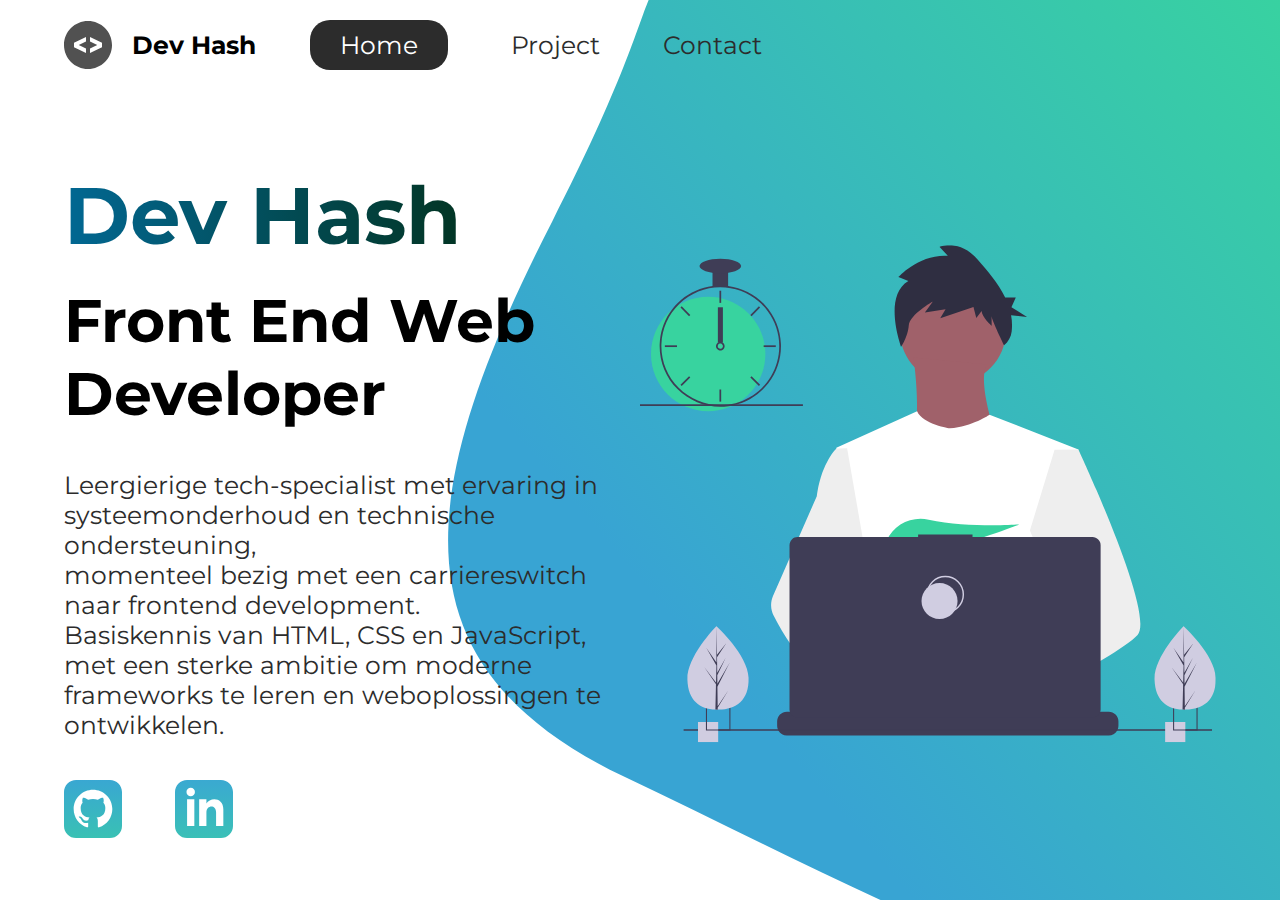
<file: index.html>
<!DOCTYPE html>
<html lang="en">
    <head>
        <meta charset="UTF-8" />
        <meta name="viewport" content="width=device-width, initial-scale=1.0" />
        <meta http-equiv="X-UA-Compatible" content="ie=edge" />
        <meta
          name="description"
          content="It is frontend end web developer who specializes in html,css."
        />
        <meta name="robots" content="index,follow" />
        <link rel="preconnect" href="https://fonts.googleapis.com">
<link rel="preconnect" href="https://fonts.gstatic.com" crossorigin>
<link href="https://fonts.googleapis.com/css2?family=Montserrat:ital@0;1&display=swap" rel="stylesheet">
<link rel="preconnect" href="https://fonts.googleapis.com">
<link rel="preconnect" href="https://fonts.gstatic.com" crossorigin>
<link href="https://fonts.googleapis.com/css2?family=Montserrat:ital,wght@0,500;1,500&display=swap" rel="stylesheet">
<link rel="icon" href="./img/port.jpg">
        <link rel="stylesheet" href="./styles/style.css" />
        <title>Hashim | Web Developer</title>
      </head>
<body>
  <header class="main-head">
    <nav>
      <div class="logo">
        <img src="./icons/code.svg" alt="">
        <h1>Dev Hash</h1>
      </div>
      <ul>
        <li><a class="active" href="">Home</a></li>
        <li><a href="./Projects/">Project</a></li>
        <li><a href="./contact/">Contact</a></li>
      </ul>
    </nav>
  </header>
  <section class="intro">
    <div class="intro-text">
      <h2>Dev Hash</h2>
      <h3>Front End Web <br/> Developer</h3>
      <p>Leergierige tech-specialist met ervaring in systeemonderhoud en technische ondersteuning,
        <br> momenteel bezig met een carriereswitch naar frontend development. <br>
        Basiskennis van HTML, CSS en JavaScript, <br> met een sterke ambitie om moderne frameworks te leren en 
        weboplossingen te ontwikkelen.
      </p>
      <div class="intro-social">
        <a href="https://github.com/hashim1sharif/hashim1sharif"><img src="./icons/github.svg" alt="github-social-link"></a>
        <a href="#"><img src="./icons/linked-in.svg" alt="linkedin-social-link"></a>
      </div>
    </div>
    <div class="intro-images">
      <svg
      width="799"
      height="690"
      viewBox="0 0 799 690"
      fill="none"
      xmlns="http://www.w3.org/2000/svg"
    >
      <g id="undraw_dev_productivity_umsq (1) 1" clip-path="url(#clip0)">
        <path
          id="Vector"
          d="M516.92 624.636C516.92 624.636 512.16 626.266 504.42 628.576C487.31 633.706 455.65 642.216 428.82 643.916C405.72 645.396 386.2 641.836 382.63 626.766C381.1 620.286 383.27 614.956 388 610.576C402.12 597.486 439 592.796 468.25 591.186C476.51 590.736 484.15 590.526 490.51 590.446C501.31 590.306 508.39 590.526 508.39 590.526L508.56 591.186L516.92 624.636Z"
          fill="#A0616A"
        />
        <path
          id="Vector_2"
          d="M436.99 672.586C418.61 695.346 342.73 647.666 316.19 629.886C310.41 626.016 306.97 623.566 306.97 623.566L331.25 591.186L338.94 580.936C338.94 580.936 345.82 584.586 355.99 590.526C356.36 590.746 356.73 590.966 357.11 591.186C365.88 596.336 376.89 603.066 388 610.576C403.33 620.946 418.83 632.776 428.82 643.916C438.59 654.806 443.08 665.036 436.99 672.586Z"
          fill="#A0616A"
        />
        <g id="me">
          <path
            id="Vector_3"
            d="M434.672 191.952C475.283 191.607 507.926 158.406 507.582 117.795C507.237 77.1832 474.036 44.5403 433.425 44.8847C392.813 45.2291 360.17 78.4303 360.515 119.042C360.859 159.653 394.06 192.296 434.672 191.952Z"
            fill="#A0616A"
          />
          <path
            id="Vector_4"
            d="M379.477 155.65C379.477 155.65 394.216 259.972 373.002 271.875C351.787 283.779 499.929 283.588 499.929 283.588C499.929 283.588 466.124 193.284 480.809 165.449L379.477 155.65Z"
            fill="#A0616A"
          />
          <path
            id="Vector_5"
            d="M608.101 283.199L596.257 339.402L571.214 458.308L570.49 464.815L562.138 540.138L556.582 590.177L552.857 623.79C528.584 636.526 510.988 645.326 510.988 645.326C510.988 645.326 509.404 637.719 506.871 627.99C489.805 633.265 458.218 642.043 431.404 643.97C441.266 654.777 445.842 664.969 439.817 672.57C421.63 695.485 345.349 648.45 318.659 630.896C318.077 635.158 317.879 639.464 318.068 643.762L297.626 628.314L299.331 592.359L302.206 531.522L305.819 455.229C304.448 451.975 303.294 448.634 302.364 445.228C295.956 423.161 288.032 379.057 281.928 342.067C277.016 312.298 273.302 287.138 272.517 281.785C272.411 281.086 272.358 280.726 272.358 280.726L384.363 230.094C392.509 248.556 429.865 253.809 429.865 253.809C460.756 251.417 484.847 234.913 484.847 234.913L608.101 283.199Z"
            fill="white"
          />
          <path
            id="Vector_6"
            d="M372.285 49.3811L358.49 43.9934C358.49 43.9934 386.969 12.1 426.99 14.513L415.635 2.22366C415.635 2.22366 443.04 -9.01799 468.283 19.6674C481.553 34.7467 496.908 52.4737 506.557 72.5077L521.281 72.3829L515.251 85.9663L536.874 99.3152L514.777 97.0719C516.155 104.471 516.421 112.034 515.566 119.511C514.683 126.991 510.928 133.835 505.094 138.598V138.598C505.094 138.598 487.743 103.449 487.696 97.9443L487.813 111.705C487.813 111.705 473.959 99.4371 473.889 91.1807L466.471 100.877L462.593 85.7717L416.475 101.301L423.87 88.8526L395.157 93.2246L406.278 77.9923C406.278 77.9923 373.932 96.1568 372.811 111.304C371.689 126.452 362.299 140.875 362.299 140.875C362.299 140.875 336.213 70.3294 372.285 49.3811Z"
            fill="#2F2E41"
          />
          <path
            id="Vector_7"
            d="M690.215 540.422C682.794 548.605 664.338 560.992 641.951 574.422C633.623 579.413 624.757 584.559 615.71 589.676C594.122 601.889 571.514 614.001 552.857 623.79C528.584 636.526 510.988 645.326 510.988 645.326C510.988 645.326 509.403 637.719 506.871 627.99C503.48 614.968 498.397 598.141 493.184 590.715C493.002 590.456 492.82 590.218 492.638 589.979C491.121 588.022 489.601 586.885 488.112 586.897L562.138 540.138L594.127 519.926L570.489 464.814L540.842 395.683L557.908 339.727L575.062 283.479L608.101 283.199C608.101 283.199 619.243 306.985 633.514 340.166C635.647 345.128 637.851 350.299 640.096 355.64C669.469 425.394 706.176 522.836 690.215 540.422Z"
            fill="#EEEEEE"
          />
          <path
            id="Vector_8"
            d="M358.123 591.2C355.41 591.212 352.702 591.456 350.029 591.928C327.074 596.073 320.47 616.94 318.659 630.896C318.077 635.158 317.879 639.464 318.068 643.761L297.626 628.314L290.178 622.687C272.316 616.628 256.353 605.733 242.483 592.84C230.449 581.456 219.634 568.849 210.213 555.223C200.831 541.793 192.448 527.692 185.134 513.034C183.094 508.943 181.977 504.454 181.864 499.884C181.751 495.314 182.644 490.775 184.48 486.588L209.154 430.327L245.218 348.098C245.471 346.146 245.752 344.237 246.059 342.371C252.995 300.511 272.367 281.786 272.367 281.786L287.286 281.659L297.778 341.932L310.813 416.815L302.364 445.227L282.839 510.845L302.205 531.522L358.123 591.2Z"
            fill="#EEEEEE"
          />
        </g>
        <path
          id="Vector_9"
          d="M372.877 415.806L385.631 430.686C390.37 429.783 395.319 428.721 400.416 427.529L396.752 415.806L405.71 426.256C459.707 412.975 526.637 387.155 526.637 387.155C526.637 387.155 454.379 392.453 400.428 380.666C376.558 375.451 351.998 387.284 342.202 409.668C336.508 422.679 337.403 433.951 357.596 433.951C364.419 433.835 371.223 433.195 377.949 432.037L372.877 415.806Z"
          fill="#38D39F"
        />
        <path
          id="Vector_10"
          d="M663.65 660.386V666.456C663.654 668.122 663.345 669.774 662.74 671.326C662.472 672.018 662.147 672.687 661.77 673.326C660.578 675.326 658.887 676.983 656.862 678.133C654.838 679.283 652.549 679.887 650.22 679.886H203.67C201.342 679.887 199.053 679.283 197.028 678.133C195.003 676.983 193.312 675.326 192.12 673.326C191.743 672.687 191.419 672.018 191.15 671.326C190.546 669.774 190.237 668.122 190.24 666.456V660.386C190.24 658.622 190.587 656.876 191.262 655.246C191.936 653.616 192.926 652.136 194.173 650.888C195.42 649.641 196.901 648.652 198.53 647.977C200.16 647.302 201.906 646.955 203.67 646.956H229.41V644.126C229.41 644.052 229.425 643.979 229.453 643.911C229.481 643.843 229.522 643.782 229.574 643.73C229.626 643.678 229.688 643.636 229.756 643.608C229.824 643.58 229.897 643.566 229.97 643.566H243.4C243.474 643.566 243.547 643.58 243.615 643.608C243.683 643.636 243.745 643.678 243.797 643.73C243.849 643.782 243.89 643.843 243.918 643.911C243.946 643.979 243.96 644.052 243.96 644.126V646.956H252.35V644.126C252.35 644.052 252.365 643.979 252.393 643.911C252.421 643.843 252.462 643.782 252.514 643.73C252.566 643.678 252.628 643.636 252.696 643.608C252.764 643.58 252.837 643.566 252.91 643.566H266.34C266.414 643.566 266.487 643.58 266.555 643.608C266.623 643.636 266.684 643.678 266.736 643.73C266.789 643.782 266.83 643.843 266.858 643.911C266.886 643.979 266.9 644.052 266.9 644.126V646.956H275.3V644.126C275.3 644.052 275.315 643.979 275.343 643.911C275.371 643.843 275.412 643.782 275.464 643.73C275.516 643.678 275.578 643.636 275.646 643.608C275.714 643.58 275.787 643.566 275.86 643.566H289.29C289.364 643.566 289.437 643.58 289.505 643.608C289.573 643.636 289.634 643.678 289.686 643.73C289.739 643.782 289.78 643.843 289.808 643.911C289.836 643.979 289.85 644.052 289.85 644.126V646.956H298.24V644.126C298.24 644.052 298.255 643.979 298.283 643.911C298.311 643.843 298.352 643.782 298.404 643.73C298.456 643.678 298.518 643.636 298.586 643.608C298.654 643.58 298.727 643.566 298.8 643.566H312.23C312.304 643.566 312.377 643.58 312.445 643.608C312.513 643.636 312.574 643.678 312.626 643.73C312.678 643.782 312.72 643.843 312.748 643.911C312.776 643.979 312.79 644.052 312.79 644.126V646.956H321.18V644.126C321.18 644.052 321.194 643.979 321.223 643.911C321.251 643.843 321.292 643.782 321.344 643.73C321.396 643.678 321.458 643.636 321.526 643.608C321.594 643.58 321.667 643.566 321.74 643.566H335.17C335.244 643.566 335.317 643.58 335.385 643.608C335.453 643.636 335.514 643.678 335.566 643.73C335.618 643.782 335.66 643.843 335.688 643.911C335.716 643.979 335.73 644.052 335.73 644.126V646.956H344.13V644.126C344.13 644.052 344.145 643.979 344.173 643.911C344.201 643.843 344.242 643.782 344.294 643.73C344.346 643.678 344.408 643.636 344.476 643.608C344.544 643.58 344.617 643.566 344.69 643.566H358.12C358.194 643.566 358.267 643.58 358.335 643.608C358.403 643.636 358.464 643.678 358.516 643.73C358.569 643.782 358.61 643.843 358.638 643.911C358.666 643.979 358.68 644.052 358.68 644.126V646.956H367.07V644.126C367.07 644.052 367.085 643.979 367.113 643.911C367.141 643.843 367.182 643.782 367.234 643.73C367.286 643.678 367.348 643.636 367.416 643.608C367.484 643.58 367.557 643.566 367.63 643.566H472.83C472.904 643.566 472.977 643.58 473.045 643.608C473.113 643.636 473.174 643.678 473.227 643.73C473.279 643.782 473.32 643.843 473.348 643.911C473.376 643.979 473.39 644.052 473.39 644.126V646.956H481.79V644.126C481.79 644.052 481.804 643.979 481.833 643.911C481.861 643.843 481.902 643.782 481.954 643.73C482.006 643.678 482.068 643.636 482.136 643.608C482.204 643.58 482.277 643.566 482.35 643.566H495.78C495.928 643.567 496.07 643.627 496.175 643.732C496.279 643.836 496.339 643.978 496.34 644.126V646.956H504.73V644.126C504.73 644.052 504.745 643.979 504.773 643.911C504.801 643.843 504.842 643.782 504.894 643.73C504.946 643.678 505.008 643.636 505.076 643.608C505.144 643.58 505.217 643.566 505.29 643.566H518.72C518.794 643.566 518.867 643.58 518.935 643.608C519.003 643.636 519.065 643.678 519.117 643.73C519.169 643.782 519.21 643.843 519.238 643.911C519.266 643.979 519.28 644.052 519.28 644.126V646.956H527.67V644.126C527.67 644.052 527.685 643.979 527.713 643.911C527.741 643.843 527.782 643.782 527.834 643.73C527.886 643.678 527.948 643.636 528.016 643.608C528.084 643.58 528.157 643.566 528.23 643.566H541.66C541.734 643.566 541.807 643.58 541.875 643.608C541.943 643.636 542.005 643.678 542.057 643.73C542.109 643.782 542.15 643.843 542.178 643.911C542.206 643.979 542.22 644.052 542.22 644.126V646.956H550.62V644.126C550.62 644.052 550.635 643.979 550.663 643.911C550.691 643.843 550.732 643.782 550.784 643.73C550.836 643.678 550.898 643.636 550.966 643.608C551.034 643.58 551.107 643.566 551.18 643.566H564.61C564.757 643.568 564.898 643.628 565.001 643.733C565.104 643.837 565.161 643.979 565.16 644.126V646.956H573.56V644.126C573.56 644.052 573.575 643.979 573.603 643.911C573.631 643.843 573.672 643.782 573.724 643.73C573.776 643.678 573.838 643.636 573.906 643.608C573.974 643.58 574.047 643.566 574.12 643.566H587.55C587.624 643.566 587.697 643.58 587.765 643.608C587.833 643.636 587.895 643.678 587.947 643.73C587.999 643.782 588.04 643.843 588.068 643.911C588.096 643.979 588.11 644.052 588.11 644.126V646.956H596.5V644.126C596.5 644.052 596.515 643.979 596.543 643.911C596.571 643.843 596.612 643.782 596.664 643.73C596.716 643.678 596.778 643.636 596.846 643.608C596.914 643.58 596.987 643.566 597.06 643.566H610.49C610.564 643.566 610.637 643.58 610.705 643.608C610.773 643.636 610.835 643.678 610.887 643.73C610.939 643.782 610.98 643.843 611.008 643.911C611.036 643.979 611.05 644.052 611.05 644.126V646.956H650.22C651.984 646.955 653.731 647.302 655.36 647.977C656.99 648.652 658.471 649.641 659.718 650.888C660.965 652.136 661.954 653.616 662.629 655.246C663.304 656.876 663.651 658.622 663.65 660.386Z"
          fill="#3F3D56"
        />
        <path
          id="Vector_11"
          d="M793.5 671.326H60.5V673.326H793.5V671.326Z"
          fill="#3F3D56"
        />
        <path
          id="Vector_12"
          d="M627.694 404.757H461.251V401.326H385.78V404.757H218.651C215.665 404.757 212.801 405.943 210.69 408.054C208.578 410.166 207.392 413.029 207.392 416.015V643.927C207.392 646.913 208.578 649.776 210.69 651.888C212.801 653.999 215.665 655.185 218.651 655.185H627.694C630.68 655.185 633.544 653.999 635.655 651.888C637.767 649.776 638.953 646.913 638.953 643.927V416.015C638.953 414.537 638.662 413.073 638.096 411.707C637.53 410.341 636.701 409.1 635.655 408.054C634.61 407.009 633.369 406.18 632.003 405.614C630.637 405.048 629.173 404.757 627.694 404.757Z"
          fill="#3F3D56"
        />
        <path
          id="Vector_13"
          d="M423.5 509.326C437.307 509.326 448.5 498.133 448.5 484.326C448.5 470.519 437.307 459.326 423.5 459.326C409.693 459.326 398.5 470.519 398.5 484.326C398.5 498.133 409.693 509.326 423.5 509.326Z"
          stroke="#D0CDE1"
          stroke-width="2"
          stroke-miterlimit="10"
        />
        <path
          id="Vector_14"
          d="M415.5 518.326C429.307 518.326 440.5 507.133 440.5 493.326C440.5 479.519 429.307 468.326 415.5 468.326C401.693 468.326 390.5 479.519 390.5 493.326C390.5 507.133 401.693 518.326 415.5 518.326Z"
          fill="#D0CDE1"
        />
        <path
          id="Vector_15"
          d="M108.446 661.223H80.4463V689.223H108.446V661.223Z"
          fill="#D0CDE1"
        />
        <path
          id="Vector_16"
          d="M91.4502 639.223V673.223H125.45V639.223H91.4502ZM123.97 671.743H92.9202V640.703H123.97V671.743Z"
          fill="#3F3D56"
        />
        <path
          id="Vector_17"
          d="M756.446 661.223H728.446V689.223H756.446V661.223Z"
          fill="#D0CDE1"
        />
        <path
          id="Vector_18"
          d="M739.45 639.223V673.223H773.45V639.223H739.45ZM771.97 671.743H740.92V640.703H771.97V671.743Z"
          fill="#3F3D56"
        />
        <path
          id="Vector_19"
          d="M94.5802 230.113C138.399 230.113 173.921 194.592 173.921 150.773C173.921 106.955 138.399 71.4326 94.5802 71.4326C50.7617 71.4326 15.2397 106.955 15.2397 150.773C15.2397 194.592 50.7617 230.113 94.5802 230.113Z"
          fill="#38D39F"
        />
        <path
          id="Vector_20"
          d="M122.229 56.4899C115.045 55.5763 107.774 55.5763 100.59 56.4899C84.586 58.5913 69.5203 65.2398 57.181 75.6465C44.8417 86.0532 35.7467 99.7813 30.9754 115.202C28.8053 122.229 27.5764 129.514 27.3208 136.864C27.2848 137.886 27.2607 138.92 27.2607 139.954C27.283 162.264 36.1559 183.655 51.932 199.431C67.7082 215.207 89.0989 224.08 111.41 224.103C113.201 224.103 114.992 224.042 116.759 223.934C120.907 223.674 125.03 223.103 129.093 222.227C148.495 218.055 165.798 207.161 177.947 191.468C190.095 175.776 196.308 156.295 195.487 136.467C194.665 116.638 186.863 97.738 173.459 83.1039C160.054 68.4698 141.909 59.0435 122.229 56.4899H122.229ZM137.748 217.347H137.736C130.959 219.659 123.905 221.062 116.759 221.518C114.992 221.638 113.201 221.698 111.41 221.698C89.7377 221.672 68.961 213.051 53.6367 197.727C38.3123 182.402 29.6914 161.626 29.6649 139.954C29.6649 138.92 29.689 137.886 29.725 136.864C30.5514 115.744 39.5156 95.7617 54.7411 81.1008C69.9666 66.44 90.273 58.237 111.41 58.2089C130.776 58.21 149.513 65.0865 164.283 77.6131C179.052 90.1398 188.895 107.503 192.057 126.61C195.219 145.716 191.496 165.325 181.55 181.942C171.604 198.559 156.081 211.106 137.748 217.347H137.748Z"
          fill="#3F3D56"
        />
        <path
          id="Vector_21"
          d="M112.612 63.0176H110.208V79.8474H112.612V63.0176Z"
          fill="#3F3D56"
        />
        <path
          id="Vector_22"
          d="M57.8578 84.7018L56.1577 86.4019L68.0582 98.3023L69.7582 96.6022L57.8578 84.7018Z"
          fill="#3F3D56"
        />
        <path
          id="Vector_23"
          d="M34.4736 138.751V141.156H51.3034V138.751H34.4736Z"
          fill="#3F3D56"
        />
        <path
          id="Vector_24"
          d="M56.1578 193.506L57.8579 195.206L69.7584 183.306L68.0583 181.606L56.1578 193.506Z"
          fill="#3F3D56"
        />
        <path
          id="Vector_25"
          d="M153.062 96.6022L154.762 98.3022L166.662 86.4018L164.962 84.7017L153.062 96.6022Z"
          fill="#3F3D56"
        />
        <path
          id="Vector_26"
          d="M171.516 138.751V141.156H188.346V138.751H171.516Z"
          fill="#3F3D56"
        />
        <path
          id="Vector_27"
          d="M154.762 181.605L153.062 183.305L164.962 195.206L166.662 193.506L154.762 181.605Z"
          fill="#3F3D56"
        />
        <path
          id="Vector_28"
          d="M112.612 200.06H110.208V216.89H112.612V200.06Z"
          fill="#3F3D56"
        />
        <path
          id="Vector_29"
          d="M115.016 135.145C113.976 134.365 112.711 133.943 111.41 133.943C110.11 133.943 108.844 134.365 107.804 135.145C107.091 135.686 106.505 136.375 106.085 137.165C105.552 138.181 105.322 139.329 105.421 140.473C105.52 141.616 105.944 142.707 106.644 143.617C107.343 144.527 108.288 145.218 109.368 145.608C110.447 145.997 111.616 146.07 112.735 145.817C113.855 145.564 114.878 144.996 115.685 144.179C116.492 143.363 117.048 142.333 117.288 141.21C117.528 140.088 117.441 138.92 117.039 137.846C116.636 136.771 115.935 135.834 115.017 135.145H115.016ZM111.41 143.56C110.454 143.557 109.539 143.176 108.863 142.501C108.187 141.825 107.807 140.909 107.804 139.954C107.808 139.224 108.03 138.513 108.441 137.91C108.793 137.4 109.271 136.989 109.828 136.718C110.386 136.446 111.004 136.323 111.623 136.361C112.241 136.398 112.84 136.594 113.361 136.931C113.881 137.267 114.307 137.732 114.595 138.281C114.883 138.83 115.025 139.444 115.007 140.063C114.989 140.683 114.811 141.287 114.491 141.818C114.17 142.349 113.719 142.788 113.179 143.093C112.639 143.398 112.03 143.559 111.41 143.56V143.56Z"
          fill="#3F3D56"
        />
        <path
          id="Vector_30"
          d="M122.229 35.3687H100.591V57.007H122.229V35.3687Z"
          fill="#3F3D56"
        />
        <path
          id="Vector_31"
          d="M111.41 38.9748C127.344 38.9748 140.261 34.4 140.261 28.7567C140.261 23.1134 127.344 18.5386 111.41 18.5386C95.4757 18.5386 82.5586 23.1134 82.5586 28.7567C82.5586 34.4 95.4757 38.9748 111.41 38.9748Z"
          fill="#3F3D56"
        />
        <path id="clock-arrow" d="M115 86H108V135H115V86Z" fill="#3F3D56" />
        <path
          id="Vector_32"
          d="M226 220.44H0V222.844H226V220.44Z"
          fill="#3F3D56"
        />
        <g id="plant-left">
          <path
            id="Vector_33"
            d="M150.594 599.754C151.527 631.704 132.858 643.413 109.43 644.097C108.886 644.113 108.344 644.123 107.805 644.126C106.719 644.135 105.643 644.117 104.577 644.072C83.3891 643.193 66.6172 631.945 65.7495 602.232C64.8515 571.482 103.018 531.529 105.882 528.574L105.887 528.571C105.996 528.458 106.052 528.402 106.052 528.402C106.052 528.402 149.661 567.807 150.594 599.754Z"
            fill="#D0CDE1"
          />
          <path
            id="Vector_34"
            d="M107.744 639.255L122.626 617.124L107.774 641.636L107.805 644.126C106.719 644.135 105.643 644.117 104.577 644.072L105.315 612.06L105.295 611.813L105.322 611.766L105.393 608.741L89.0952 585.078L105.374 606.477L105.432 607.116L105.989 582.93L91.9122 558.397L106.029 578.681L105.882 528.574L105.882 528.407L105.887 528.571L106.821 568.062L119.651 552.021L106.863 571.464L107.143 593.098L118.949 571.984L107.187 596.279L107.343 608.308L124.512 578.897L107.395 612.505L107.744 639.255Z"
            fill="#3F3D56"
          />
        </g>
        <g id="plant-right">
          <path
            id="Vector_35"
            d="M798.594 599.754C799.527 631.704 780.858 643.413 757.43 644.097C756.886 644.113 756.344 644.123 755.805 644.126C754.719 644.135 753.643 644.117 752.577 644.072C731.389 643.193 714.617 631.945 713.749 602.232C712.851 571.482 751.018 531.529 753.882 528.574L753.887 528.571C753.996 528.458 754.052 528.402 754.052 528.402C754.052 528.402 797.661 567.807 798.594 599.754Z"
            fill="#D0CDE1"
          />
          <path
            id="Vector_36"
            d="M755.744 639.255L770.626 617.124L755.774 641.636L755.805 644.126C754.719 644.135 753.643 644.117 752.577 644.072L753.315 612.06L753.295 611.813L753.323 611.766L753.393 608.741L737.095 585.078L753.374 606.477L753.432 607.116L753.989 582.93L739.912 558.397L754.029 578.681L753.882 528.574L753.882 528.407L753.887 528.571L754.821 568.062L767.651 552.021L754.864 571.464L755.143 593.098L766.949 571.984L755.187 596.279L755.343 608.308L772.512 578.897L755.395 612.505L755.744 639.255Z"
            fill="#3F3D56"
          />
        </g>
      </g>
      <defs>
        <clipPath id="clip0">
          <rect width="798.627" height="689.223" fill="white" />
        </clipPath>
      </defs>
    </svg>
    <img class="splash" src="./img/splash.svg" alt="">
    </div>
  </section>
</body>
</html>
</file>
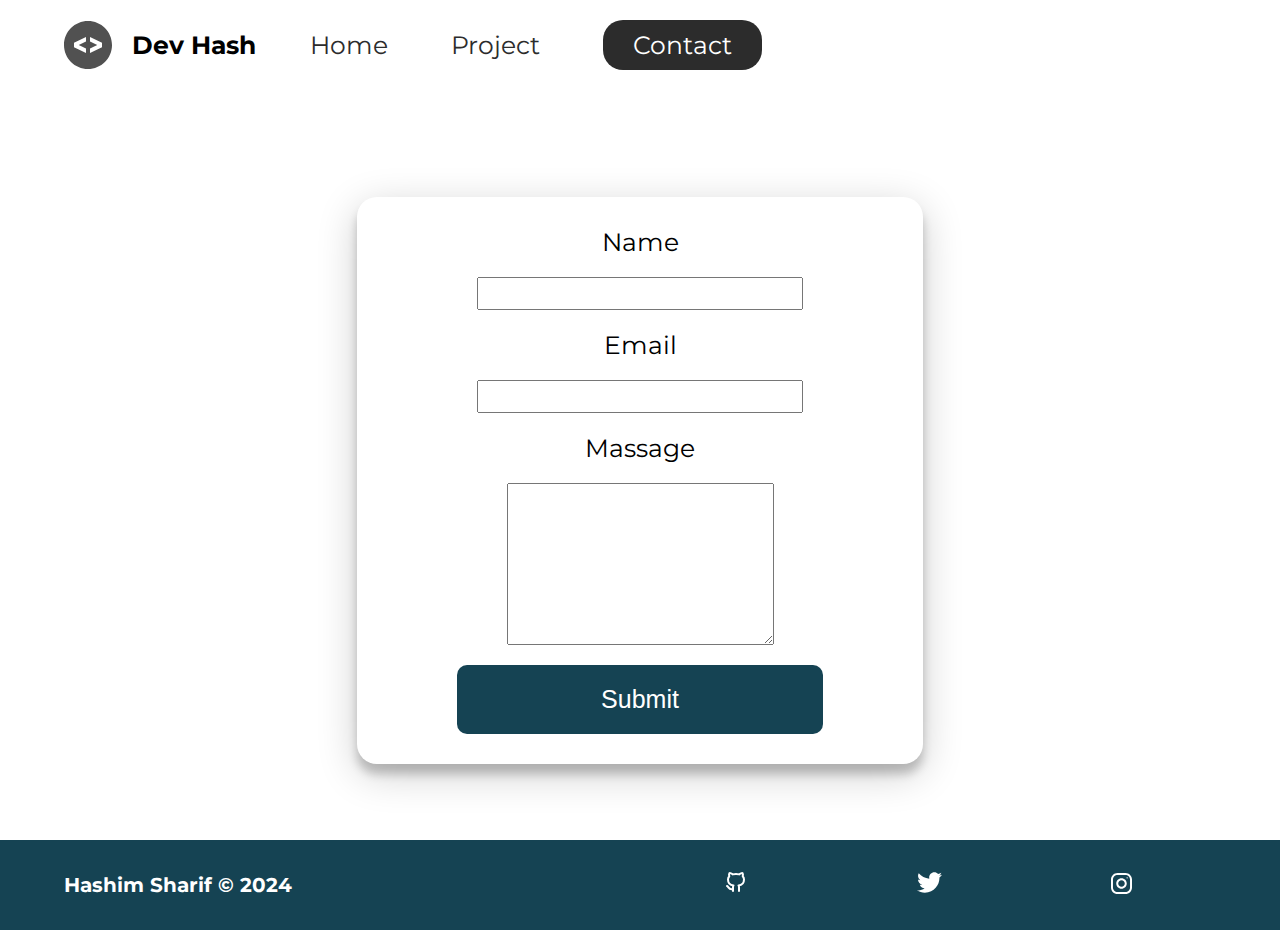
<file: contact/index.html>
<!DOCTYPE html>
<html lang="en">
    <head>
        <meta charset="UTF-8" />
        <meta name="viewport" content="width=device-width, initial-scale=1.0" />
        <meta http-equiv="X-UA-Compatible" content="ie=edge" />
        <meta
          name="description"
          content="It is frontend end web developer who specializes in html,css."
        />
        <meta name="robots" content="index,follow" />
        <link rel="preconnect" href="https://fonts.googleapis.com">
<link rel="preconnect" href="https://fonts.gstatic.com" crossorigin>
<link href="https://fonts.googleapis.com/css2?family=Montserrat:ital@0;1&display=swap" rel="stylesheet">
<link rel="preconnect" href="https://fonts.googleapis.com">
<link rel="preconnect" href="https://fonts.gstatic.com" crossorigin>
<link href="https://fonts.googleapis.com/css2?family=Montserrat:ital,wght@0,500;1,500&display=swap" rel="stylesheet">
<link rel="icon" href="../img/contact.jpg">
        <link rel="stylesheet" href="../styles/style.css" />
        <title>Hashim | Web Developer</title>
      </head>
<body>
  <header class="main-head">
    <nav>
      <div class="logo">
        <img src="../icons/code.svg" alt="">
        <h1>Dev Hash</h1>
      </div>
      <ul>
        <li><a href="../index.html">Home</a></li>
        <li><a href="../Projects/">Project</a></li>
        <li><a class="active"href="./index.html">Contact</a></li>
      </ul>
    </nav>
  </header>
  <section class="form-section">
    <form>
        <label for="name">Name</label>
        <input type="text" name="name" id="name" required>
        <label for="email">Email</label>
        <input type="email" name="email" id="email" required>
        <label for="massage">Massage</label>
        <textarea name="massage" id="massage" cols="30" rows="10"></textarea>
        <button type="submit">Submit</button>
    </form>
  </section>
  <footer>
    <h4>Hashim Sharif &copy; 2024</h4>
    <ul>
      <li><a href="https://github.com/hashim1sharif/hashim1sharif"><img src="../icons/brand-github.svg" alt="github-social-media"></a></li>
      <li><a href="#"><img src="../icons/twitter 1.svg" alt=""></a></li>
      <li><a href="#"><img src="../icons/instagram 1.svg" alt=""></a></li>
    </ul>
  </footer>
</body>
</html>
</file>
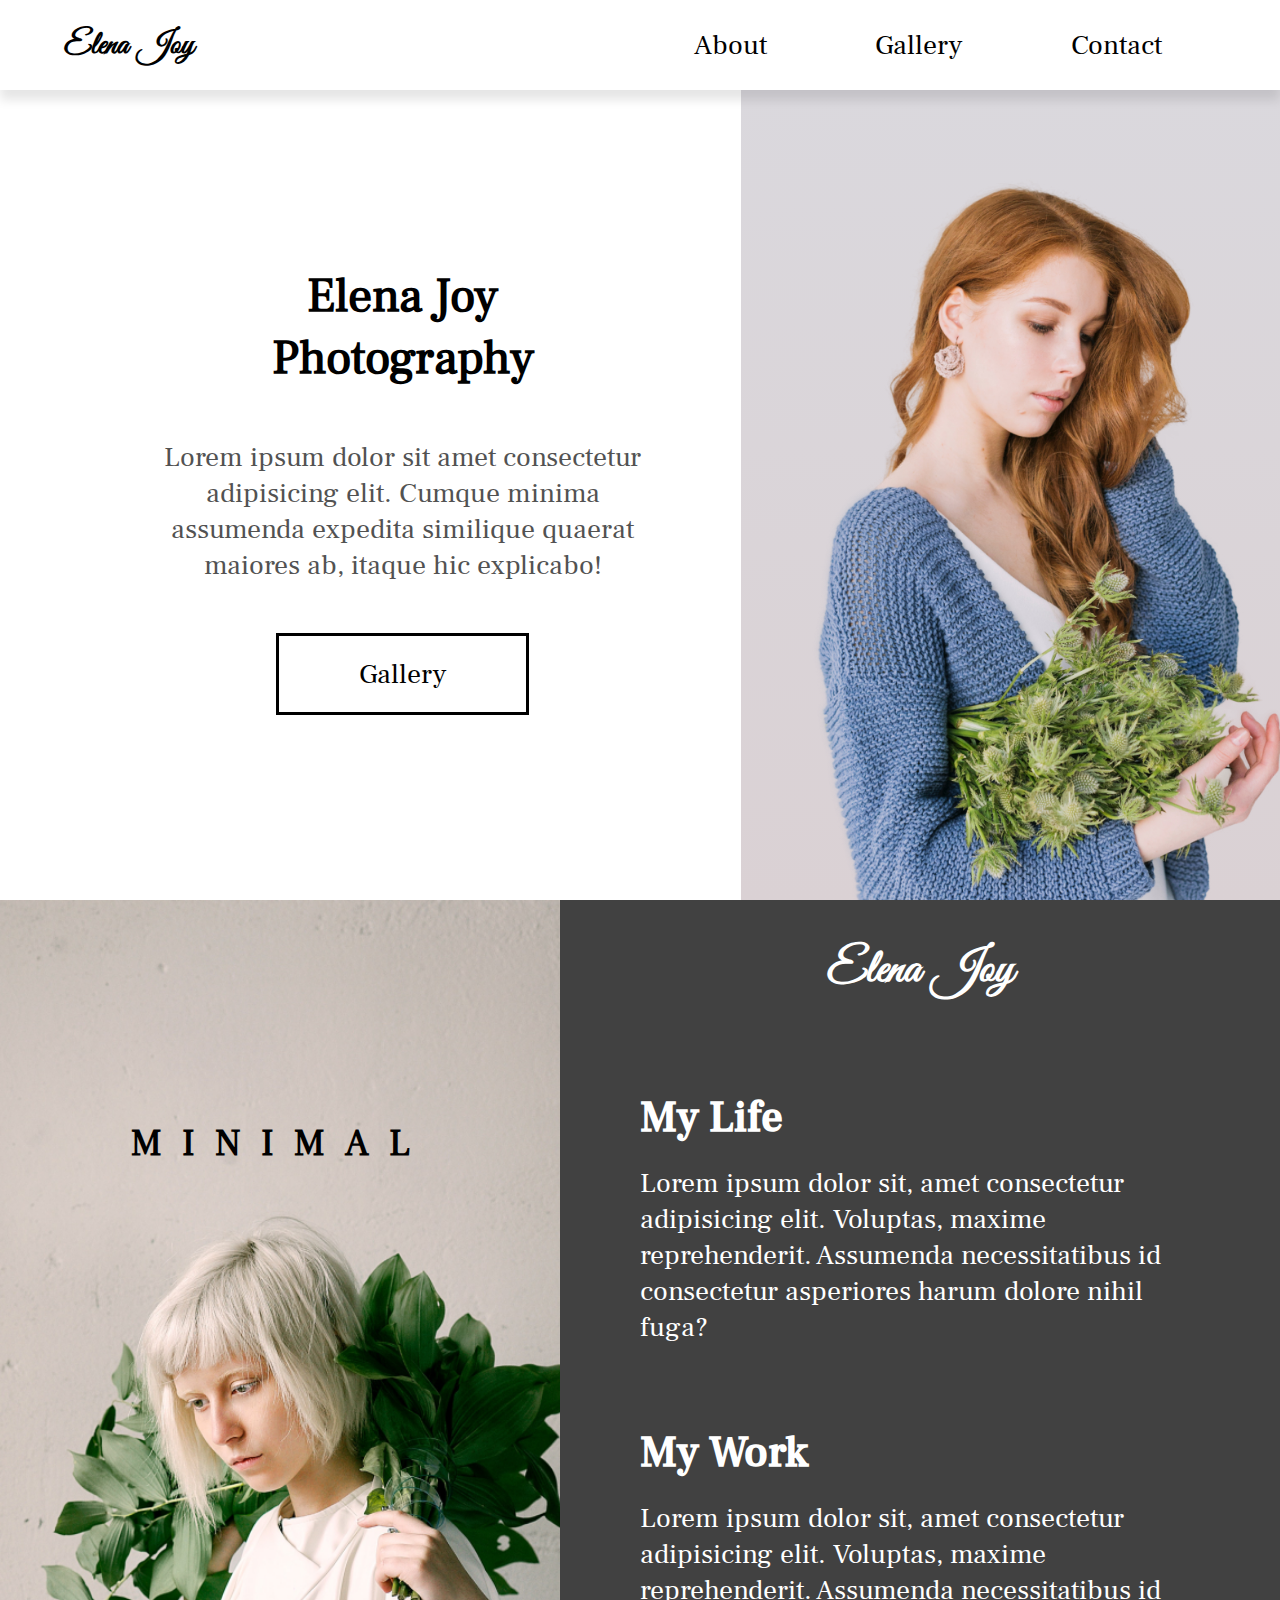
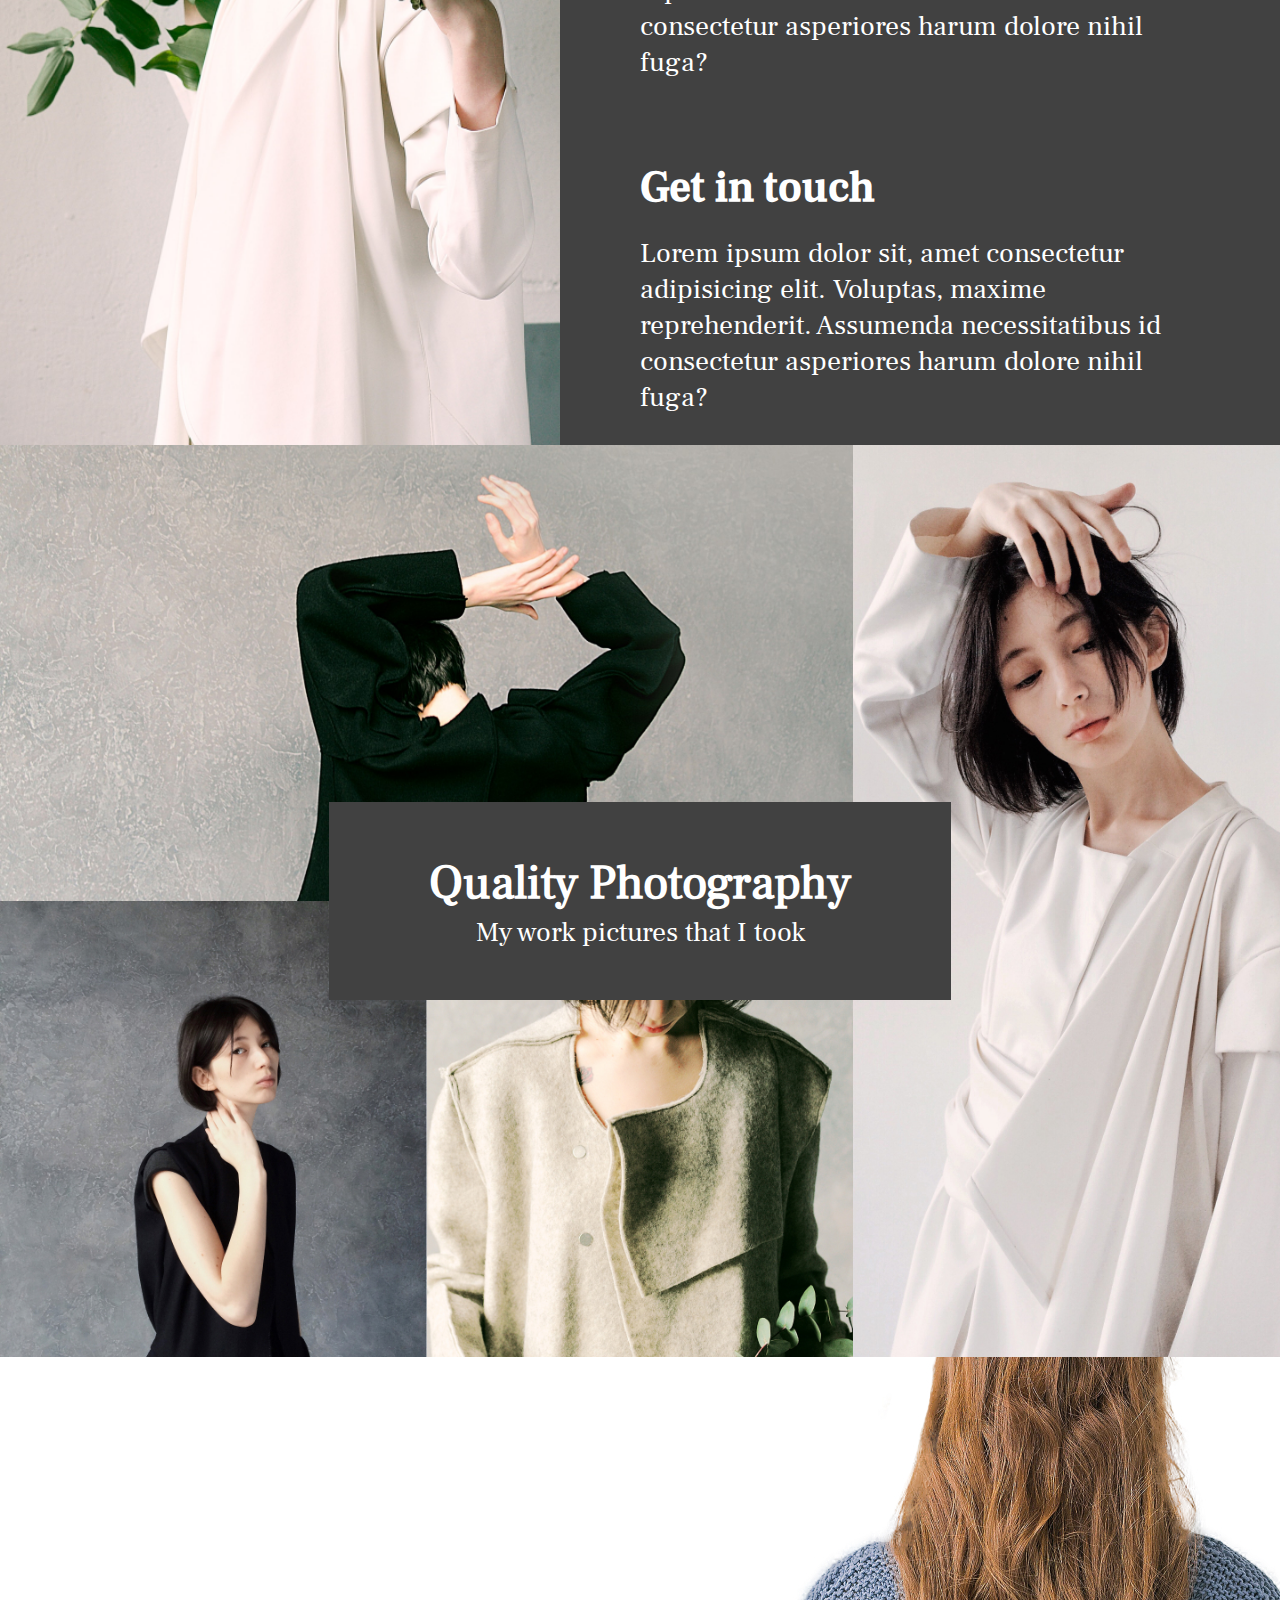
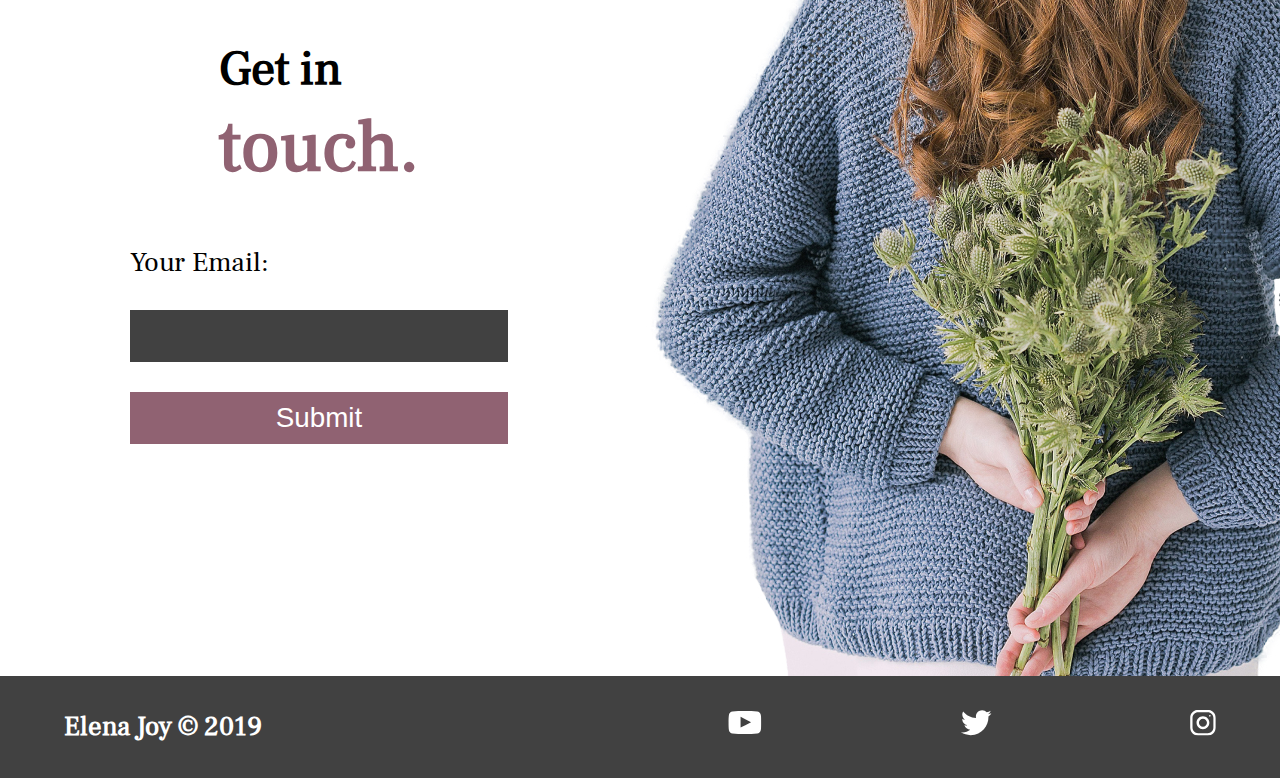
<file: Photography/index.html>
<!DOCTYPE html>
<html lang="en">
  <head>
    <meta charset="UTF-8" />
    <meta name="viewport" content="width=device-width, initial-scale=1.0" />
    <meta http-equiv="X-UA-Compatible" content="ie=edge" />
    <meta
      name="description"
      content="Professional Photographer available for weddings and special events."
    />
    <meta name="robots" content="index,follow" />
    <link rel="icon" href="./img/photograph.jpg">
    <link rel="stylesheet" href="./style.css" />
    <title>Elena Joy | Photographer</title>
  </head>
  <body>
    <header class="main-head">
      <nav>
        <h1 id="logo">Elena Joy</h1>
        <ul class="nav-links">
          <li><a href="#about">About</a></li>
          <li><a href="#gallery">Gallery</a></li>
          <li><a href="#contact">Contact</a></li>
        </ul>
        <div class="burger">
          <span class="line1"></span>
          <span class="line2"></span>
          <span class="line3"></span>
        </div>
      </nav>
    </header>
    <main>
      <section class="hero">
        <div class="hero-introduction flex">
          <h2>
            Elena Joy <br />
            Photography
          </h2>
          <p>
            Lorem ipsum dolor sit amet consectetur adipisicing elit. Cumque
            minima assumenda expedita similique quaerat maiores ab, itaque hic
            explicabo!
          </p>
          <a href="#gallery">Gallery</a>
        </div>
        <div class="hero-images">
          <img
            class="hero-elena"
            src="./img/elena-joy.png"
            alt="picture of elena joy"
          />
          <img src="./img/plant1.png" alt="" class="plant1 plant" />
          <img src="./img/plant2.png" alt="" class="plant2 plant" />
        </div>
      </section>
      <section class="about" id="about">
        <div class="about-image">
          <h5>MINIMAL</h5>
          <img src="./img/about-image.png" alt="portrait-picture" />
        </div>
        <div class="about-text flex" id="work">
          <h2>Elena Joy</h2>
          <div class="about-life">
            <h3>My Life</h3>
            <p>
              Lorem ipsum dolor sit, amet consectetur adipisicing elit.
              Voluptas, maxime reprehenderit. Assumenda necessitatibus id
              consectetur asperiores harum dolore nihil fuga?
            </p>
          </div>
          <div class="about-work">
            <h3>My Work</h3>
            <p>
              Lorem ipsum dolor sit, amet consectetur adipisicing elit.
              Voluptas, maxime reprehenderit. Assumenda necessitatibus id
              consectetur asperiores harum dolore nihil fuga?
            </p>
          </div>
          <div class="about-contact">
            <h3>Get in touch</h3>
            <p>
              Lorem ipsum dolor sit, amet consectetur adipisicing elit.
              Voluptas, maxime reprehenderit. Assumenda necessitatibus id
              consectetur asperiores harum dolore nihil fuga?
            </p>
          </div>
        </div>
      </section>
      <div class="gallery" id="gallery">
        <header class="gallery-head">
          <h2>Quality Photography</h2>
          <p>My work pictures that I took</p>
        </header>
        <img class="gallery1" src="./img/gallery-1.jpg" alt="man in suit" />
        <img class="gallery2" src="./img/gallery-2.jpg" alt="lady in coat" />
        <img class="gallery3" src="./img/gallery-3.jpg" alt="lady in t-shirt" />
        <img class="gallery4" src="./img/gallery-4.jpg" alt="lady in jacket" />
      </div>
      <section class="contact" id="contact">
        <div class="form-wrapper flex">
          <h2>
            Get in <br />
            <span> touch.</span>
          </h2>
          <form>
            <label for="email">Your Email:</label>
            <input type="email" id="email" required />
            <button type="submit">Submit</button>
          </form>
        </div>
        <img src="./img/contact-image.jpg" alt="elena-joy" />
      </section>
    </main>
    <footer>
      <h4>Elena Joy &copy; 2019</h4>
      <ul>
        <li>
          <a href="#"
            ><img src="./img/youtube-symbol 1.svg" alt="youtube-social-media"
          /></a>
        </li>
        <li>
          <a href="#"
            ><img src="./img/twitter 1.svg" alt="twitter-social-media"
          /></a>
        </li>
        <li>
          <a href="#"><img src="./img/instagram 1.svg" alt="instagram"/></a>
        </li>
      </ul>
    </footer>

    <script src="app.js"></script>
  </body>
</html>
</file>
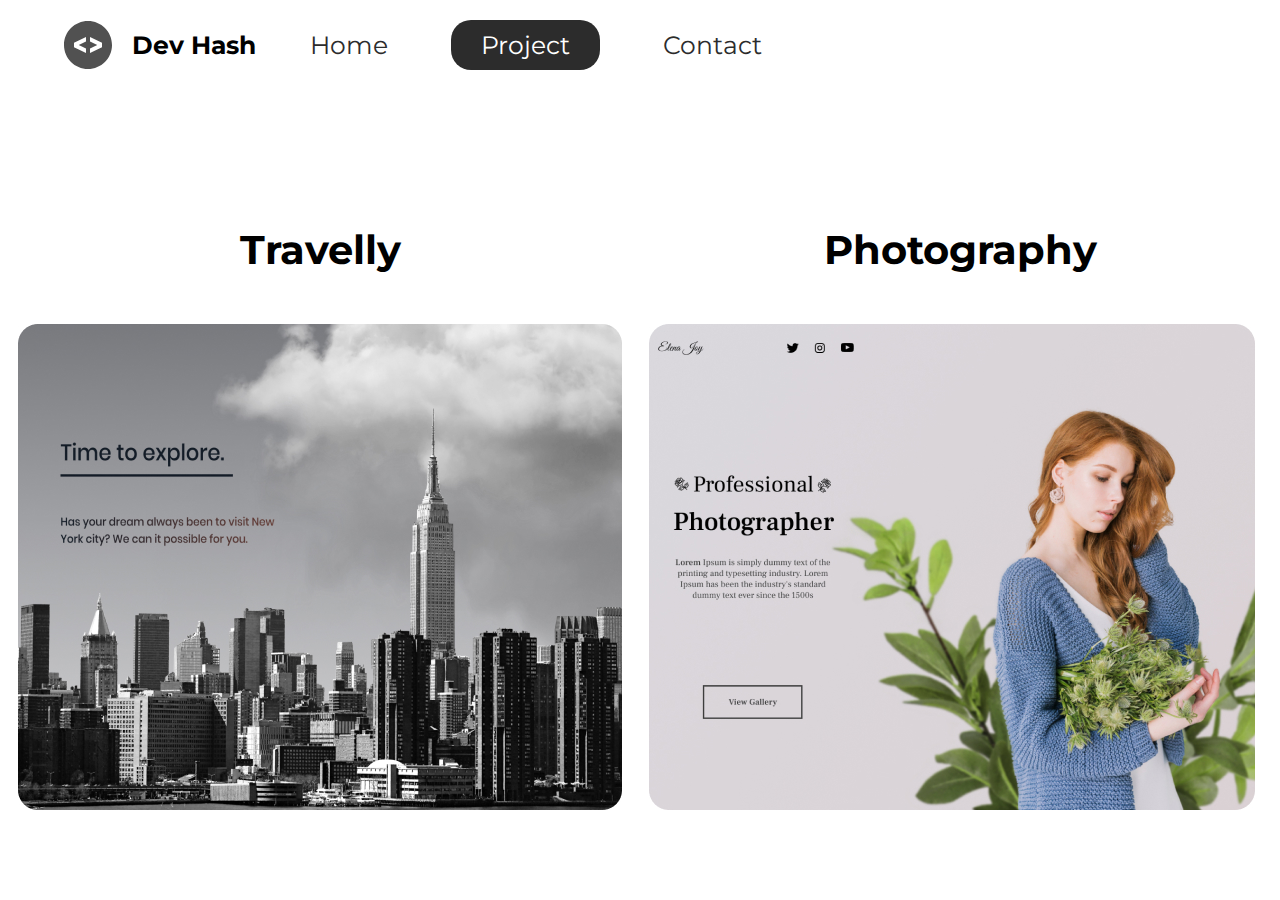
<file: Projects/index.html>
<!DOCTYPE html>
<html lang="en">
    <head>
        <meta charset="UTF-8" />
        <meta name="viewport" content="width=device-width, initial-scale=1.0" />
        <meta http-equiv="X-UA-Compatible" content="ie=edge" />
        <meta
          name="description"
          content="It is frontend end web developer who specializes in html,css."
        />
        <meta name="robots" content="index,follow" />
        <link rel="preconnect" href="https://fonts.googleapis.com">
<link rel="preconnect" href="https://fonts.gstatic.com" crossorigin>
<link href="https://fonts.googleapis.com/css2?family=Montserrat:ital@0;1&display=swap" rel="stylesheet">
<link rel="preconnect" href="https://fonts.googleapis.com">
<link rel="preconnect" href="https://fonts.gstatic.com" crossorigin>
<link href="https://fonts.googleapis.com/css2?family=Montserrat:ital,wght@0,500;1,500&display=swap" rel="stylesheet">
<link rel="icon" href="../img/project.jpg">
        <link rel="stylesheet" href="../styles/style.css" />
        <title>Hashim | Web Developer</title>
      </head>
<body>
  <header class="main-head">
    <nav>
      <div class="logo">
        <img src="../icons/code.svg" alt="">
        <h1>Dev Hash</h1>
      </div>
      <ul>
        <li><a href="../index.html">Home</a></li>
        <li><a class="active" href="./index.html">Project</a></li>
        <li><a href="../contact/">Contact</a></li>
      </ul>
    </nav>
  </header>
  <section class="projects">
    <div class="travelly">
      <h2>Travelly</h2>
      <a href="../Travelly/index.html"> <img src="../img/travelly.jpg" alt=""></a>
      
    </div>
    <div class="photography">
      <h2>Photography</h2>
      <a href="../Photography/"> <img src="../img/Photography.jpg" alt=""></a>
    </div>
  </section>
</body>
</html>
</file>
<file: styles/style.css>
svg{width:100%}*{margin:0;padding:0;box-sizing:border-box}html{font-size:62.5%}body{font-family:"Montserrat",sans-serif}h1{font-size:2.5rem}li,button,label,input,a,p{font-size:2.5rem}h2{font-size:4rem}h3{font-size:2.5rem}h4,h5{font-size:2rem}ul{list-style:none}a{text-decoration:none;color:#2c2c2c}.main-head{width:95%;margin:0 0 0 auto}nav{display:flex;justify-content:space-between;align-items:center;flex-direction:row;min-height:10vh;width:60%;flex-wrap:wrap}nav .logo{display:flex;justify-content:flex-start;align-items:center;flex-direction:row;flex:1 1 10rem}nav .logo h1{margin:2rem}nav ul{display:flex;justify-content:space-around;align-items:center;flex-direction:row;flex:1 1 40rem}.intro{min-height:90vh;width:90%;margin:auto;flex-wrap:wrap;display:flex;justify-content:space-between;align-items:center;flex-direction:row}.intro h2{font-size:8rem;padding-top:2rem;background:linear-gradient(to left, #023524, #026893);-webkit-background-clip:text;background-clip:text;display:inline-block;-webkit-text-fill-color:rgba(0,0,0,0)}.intro h3{font-size:6rem;padding:2rem 0rem}.intro p{padding-top:2rem;color:#2c2c2c}.splash{position:absolute;top:0%;right:0%;height:100%;z-index:-1}.intro-social{margin-top:4rem}.intro-social a{margin-right:5rem}.active{background:#2c2c2c;color:#fff;padding:1rem 3rem;border-radius:2rem}.intro-text,.intro-images{flex:1 1 40rem}#plant-left{animation:leaf 1.5s ease infinite alternate}#me{animation:me 1s infinite alternate;transform-origin:bottom}#clock-arrow{animation:clock 1.5s infinite linear;transform-box:fill-box;transform-origin:bottom}@keyframes me{from{transform:rotateZ(-2deg)}to{transform:rotateZ(2deg)}}#plant-right{animation:leaf 1.5s ease infinite alternate .5s}@keyframes leaf{from{transform:translateY(0%)}to{transform:translateY(-30%)}}@keyframes clock{from{transform:rotateZ(0deg)}to{transform:rotateZ(360deg)}}.projects{min-height:90%;margin:auto;min-height:90vh;display:flex;justify-content:space-between;align-items:center;flex-direction:row;text-align:center;flex-wrap:wrap}.projects h2{margin:5rem}h2,img{cursor:pointer}.travelly,.photography{flex:1 1 40rem}.form-section{min-height:80vh;display:flex;justify-content:center;align-items:center;flex-direction:row;margin-top:3rem}.form-section form{padding:3rem 10rem;box-shadow:0px 10px 10px rgba(0,0,0,.2),0px 10px 40px rgba(0,0,0,.2);display:flex;justify-content:center;align-items:center;flex-direction:column;border-radius:2rem}.form-section form input,.form-section form textarea{margin:2rem}.form-section form input:focus,.form-section form textarea:focus{outline:2px solid #000}.form-section form textarea{font-family:"montserrat",sans-serif}.form-section form button{width:100%;padding:2rem;background:#154353;color:#fff;border:none;border-radius:1rem}.form-section form button:focus{background:#056060}footer{background:#154353;color:#fff;min-height:10vh;padding:0% 5%;display:flex;justify-content:flex-start;align-items:center;flex-direction:row}footer ul{flex:1 1 40rem;display:flex;justify-content:space-around;align-items:center;flex-direction:row}footer h4{flex:1 1 40rem}@media screen and (max-width: 952px){html{font-size:53%}.splash{display:none}svg{width:80%}nav{width:100%}}@media screen and (max-width: 494px){html{font-size:45%}svg{height:60%}.main-head{width:100%}nav .logo{display:flex;justify-content:center;align-items:center;flex-direction:row;flex:1 1 20rem;margin-top:2rem}nav ul{flex:1 1 60rem;margin:2rem 0rem}.intro-text{margin-top:5rem;text-align:center}.intro-images{text-align:center}.intro-social{display:flex;justify-content:center;align-items:center;flex-direction:row}.intro-social a{margin:2rem}.photography img,.travelly img{width:100%;height:100%}form{padding:0rem;width:100%}}/*# sourceMappingURL=style.css.map */
</file>
<file: Photography/style.css>
/* Global Styles */

* {
  margin: 0;
  padding: 0;
  box-sizing: border-box;
}

@font-face {
  font-family: "Ruhl";
  src: url(./fonts/FrankRuhlLibre-Regular.ttf);

}
@font-face {
  font-family: "Ruhl Medium";
  src: url(./fonts/FrankRuhlLibre-Medium.ttf);
}
@font-face {
  font-family: "Vibes";
  src: url(./fonts/GreatVibes-Regular.ttf);
}

html {
  font-size: 62.5%;
  --header1: calc(2rem + 1vw);
  --header2: calc(3.5rem + 1vw);
  --header3: calc(3rem + 1vw);
  --header4: calc(2.4rem + 1vw);
  --text: calc(1.5rem + 1vw);
  --big: calc(6rem + 1vw);
  --special-color: #906272;
  --background-color: #414141;
  --gray-text: #525252;
  scroll-behavior: smooth;
}

h1 {
  font-size: var(--header1);
}
li,
button,
label,
input,
a,
p {
  font-size: var(--text);
}
h2 {
  font-size: var(--header2);
}
h3 {
  font-size: var(--header3);
}
h4,
h5 {
  font-size: var(--header4);
}

ul {
  list-style: none;
}
a {
  text-decoration: none;
  color: black;
}
.flex {
  display: flex;
  flex-direction: column;
  justify-content: center;
  align-items: center;
}
body {
  font-family: "Ruhl", sans-serif;
  animation: opening 1s ease-in-out forwards;
}
h1 {
  font-family: "vibes", sans-serif;
}

/* Nav Section */
.main-head {
  box-shadow: 0px 10px 10px rgba(0, 0, 0, 0.1);
  z-index: 2;
  position: relative;
}

nav {
  width: 90%;
  margin: auto;
  display: flex;
  align-items: center;
  min-height: 10vh;
  padding: 2rem 0rem;
}
#logo {
  flex: 1 1 20rem;
}
.nav-links {
  display: flex;
  justify-content: space-around;
  flex: 1 1 20rem;
}
.hero {
  min-height: 90vh;
  width: 95%;
  margin: 0 0 0 auto;
  display: flex;
  flex-wrap: wrap;
  overflow: hidden;
}

.hero-introduction {
  flex: 2 1 40rem;
  text-align: center;
}
.hero-introduction p {
  padding: 5rem 10rem;
  color: var(--gray-text);
}
.hero-introduction h2 {
  padding-top: 3rem;
}
.hero-introduction a {
  padding: 2rem 8rem;
  border: 3px solid black;
  margin-bottom: 4rem;
}

.hero-images {
  flex: 1 1 40rem;
  background: linear-gradient(#dad8dd, #dad1d4);
  position: relative;
  z-index: 1;
}
.hero-elena {
  width: 100%;
  height: 100%;
  object-fit: cover;
}

.plant {
  position: absolute;
  bottom: 0;
  left: -20%;
  z-index: -1;
  transform: translateY(10%) rotateZ(-10deg) rotateX(-90deg);
  animation: plant-entrance 1.5s ease-in-out 0.5s forwards,
    plant-shake 2.5s infinite ease alternate-reverse 2s;
  transform-origin: bottom;
  max-height: 80%;
}
.plant2 {
  left: 40%;
}

/*ANIMATIONS */

@keyframes opening {
  from {
    opacity: 0;
  }
  to {
    opacity: 1;
  }
}

@keyframes plant-entrance {
  from {
    transform: translateY(10%) rotateZ(-10deg) rotateX(-90deg);
  }
  to {
    transform: translateY(0%) rotateZ(0deg) rotateX(0deg);
  }
}
@keyframes plant-shake {
  from {
    transform: rotateZ(-5deg);
  }
  to {
    transform: rotateZ(0deg);
  }
}

.burger,
.menu-check {
  display: none;
}

/* ABOUT SECTION */

.about {
  min-height: 100vh;
  display: flex;
  flex-wrap: wrap;
}
.about-text {
  color: white;
  background: var(--background-color);
  flex: 2 1 40rem;
  justify-content: space-around;
}
.about-text div {
  padding: 3rem 8rem;
}
.about-text h3 {
  padding: 2rem 0rem;
  font-family: "Ruhl Medium";
}
.about-text h2 {
  font-family: "Vibes";
  padding: 4rem;
}
.about-image {
  flex: 1 1 40rem;
  position: relative;
}
.about-image h5 {
  position: absolute;
  letter-spacing: 2rem;
  top: 20%;
  left: 50%;
  transform: translate(-50%, -20%);
}
.about-image img {
  width: 100%;
  height: 100%;
  object-fit: cover;
}
/* Gallery */
.gallery {
  display: grid;
  min-height: 100vh;
  grid-template-columns: repeat(3, 1fr);
  position: relative;
}
.gallery img {
  width: 100%;
  height: 100%;
  object-fit: cover;
}
.gallery1 {
  grid-column: 1/3;
}
.gallery2 {
  grid-column: 3/4;
  grid-row: 1/3;
}
.gallery-head {
  position: absolute;
  top: 50%;
  left: 50%;
  transform: translate(-50%, -50%);
  color: white;
  background: var(--background-color);
  padding: 5rem 10rem;
  text-align: center;
}

/*CONTACT SECTION */

.contact {
  min-height: 90vh;
  display: flex;
  flex-wrap: wrap;
}
.form-wrapper {
  flex: 3 1 40rem;
}
.form-wrapper h2 {
  margin: 5rem 0rem;
}
.form-wrapper span {
  font-size: var(--big);
  color: var(--special-color);
}
.form-wrapper label {
  display: block;
}
.form-wrapper input {
  display: block;
  margin: 3rem 0rem;
  background: var(--background-color);
  color: white;
  border: none;
  padding: 1rem;
}
.form-wrapper button {
  padding: 1rem 8rem;
  background: var(--special-color);
  color: white;
  border: none;
  width: 100%;
}
.contact img {
  flex: 1 1 40rem;
}

/*FOOTER SECTION */
footer {
  background: var(--background-color);
  color: white;
  display: flex;
  padding: 3rem 5%;
  align-items: center;
  flex-wrap: wrap;
}
footer ul {
  display: flex;
  flex: 1 1 40rem;
  justify-content: space-between;
  align-items: center;
}
footer h4 {
  flex: 3 1 40rem;
  font-size: calc(1.4rem + 1vw);
}

button:focus {
  background: var(--background-color);
  color: white;
}
input:focus {
  border: 4px solid rgb(148, 148, 197);
}

@media screen and (max-width: 842px) {
  .hero {
    width: 100%;
  }
  .hero-introduction p {
    padding: 5rem 3rem;
  }
  /* BURGER THING */
  .burger {
    position: relative;
    display: block;
    cursor: pointer;
  }
  .burger span {
    padding: 0.2rem 2rem;
    background: var(--gray-text);
    margin: 0.5rem 0rem;
    display: block;
    transition: all 0.5s ease;
  }
  .nav-links a {
    color: white;
    font-size: var(--header3);
    text-decoration: underline;
  }
  .nav-links {
    background: var(--background-color);
    width: 100%;
    height: 100%;
    position: fixed;
    top: 0;
    left: 100%;
    flex-direction: column;
    align-items: center;
    transition: transform 1s ease;
  }

  .nav-open {
    transform: translateX(-100%);
  }

  .toggle .line1 {
    transform: rotateZ(45deg) translateY(300%);
    background: white;
  }
  .toggle .line2 {
    opacity: 0;
  }
  .toggle .line3 {
    transform: rotateZ(-45deg) translateY(-300%);
    background: white;
  }

  /*About section */
  .about-text div {
    padding: 3rem 3rem;
  }
  /* GALLERY*/
  .gallery img {
    grid-row: auto;
    grid-column: auto;
  }
  .gallery {
    grid-template-columns: repeat(auto-fit, minmax(30rem, 1fr));
  }
  .gallery-head {
    display: none;
  }
  .contact img {
    display: none;
  }
  footer ul {
    order: 1;
  }
  footer h4 {
    order: 2;
    text-align: center;
    padding: 1rem;
  }
}

@media screen and (min-width: 1700px) {
  html {
    --header1: 3rem;
    --header2: 5rem;
    --header3: 4rem;
    --header4: 3rem;
    --text: 3rem;
    --big: 8rem;
  }
}
</file>
